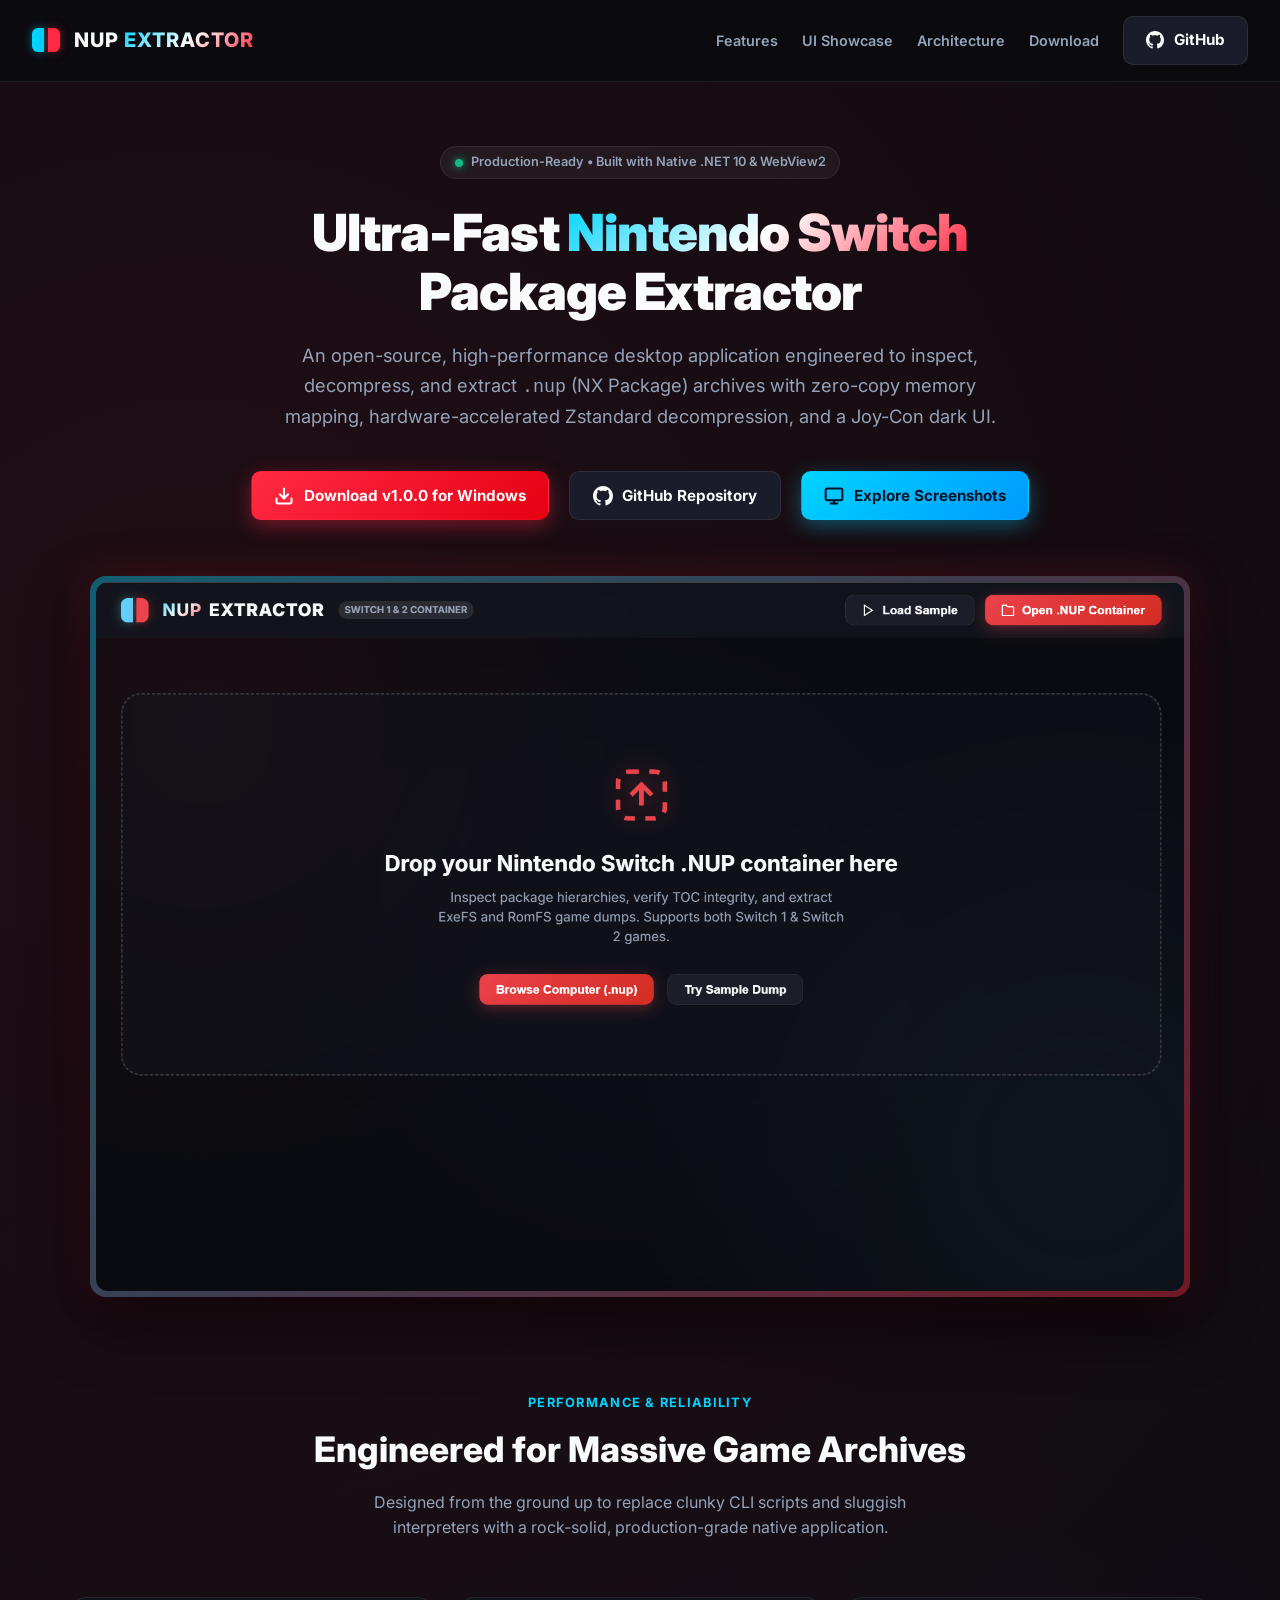
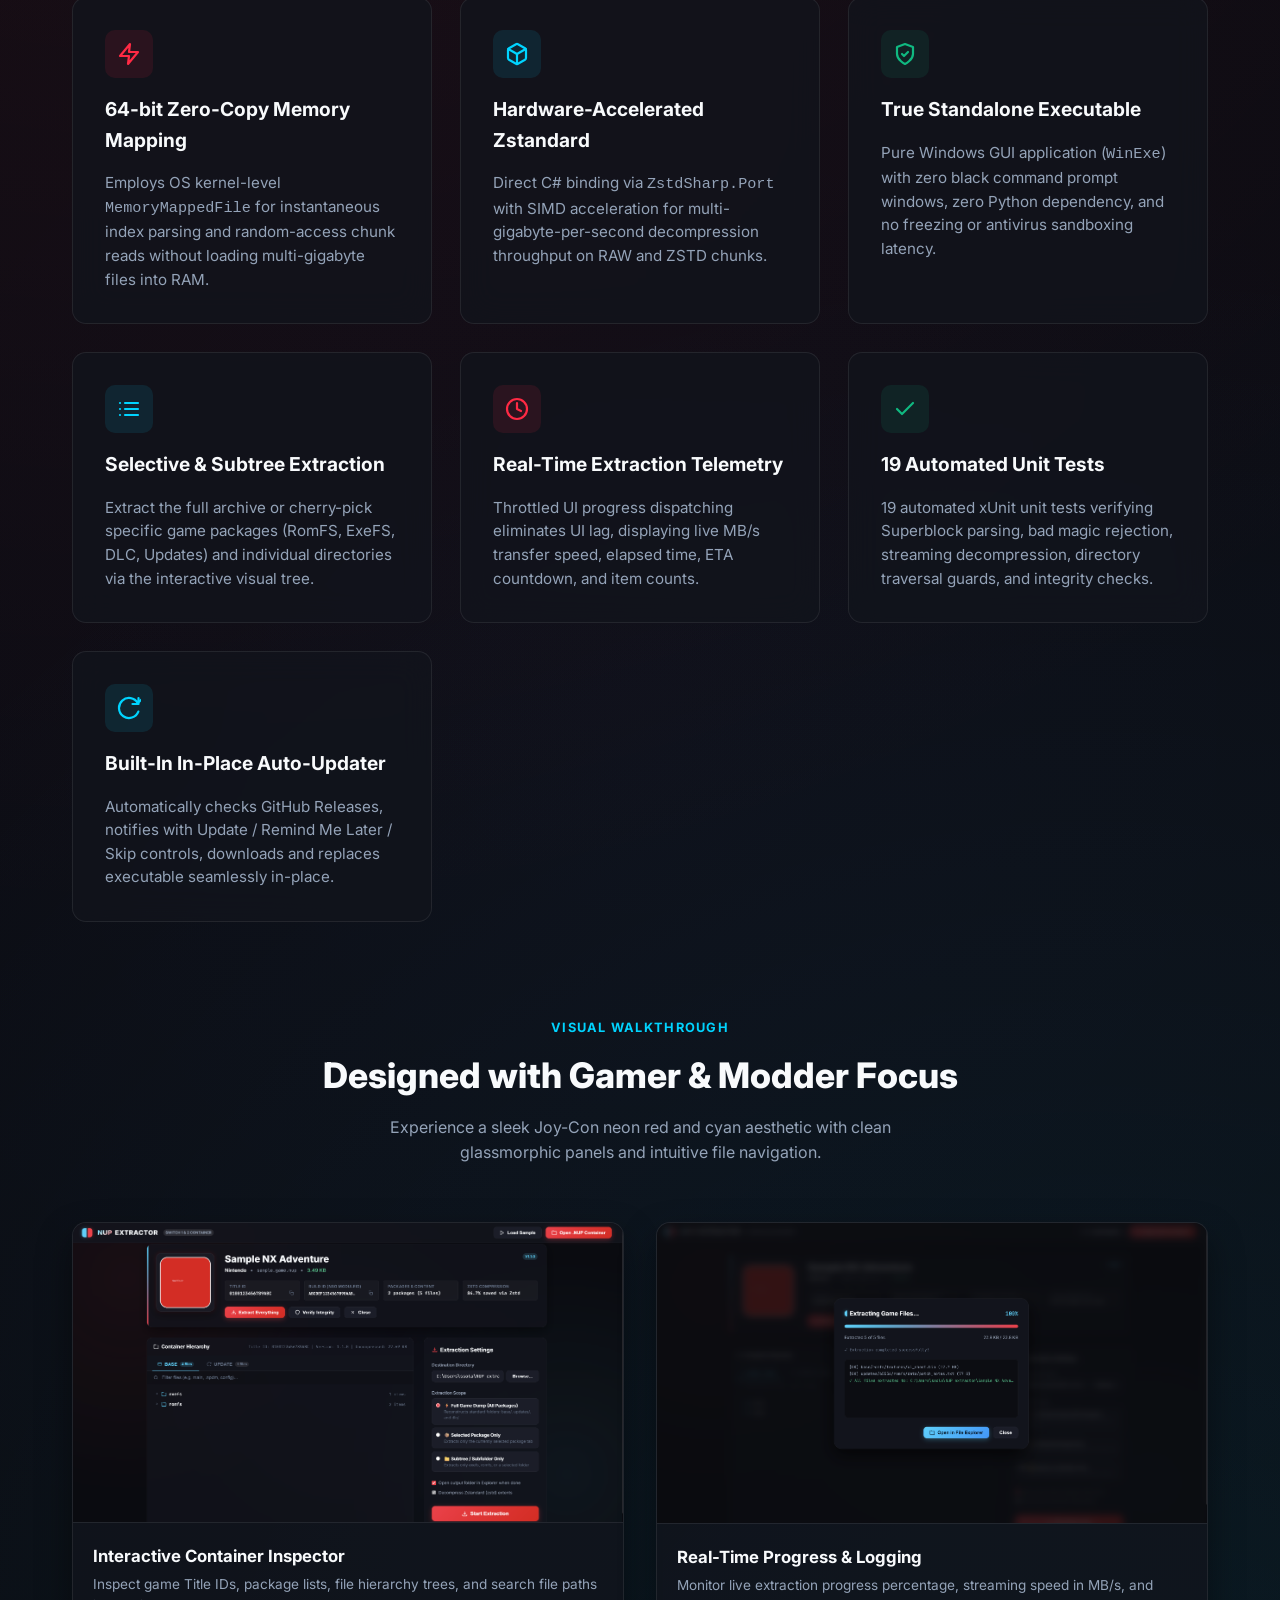
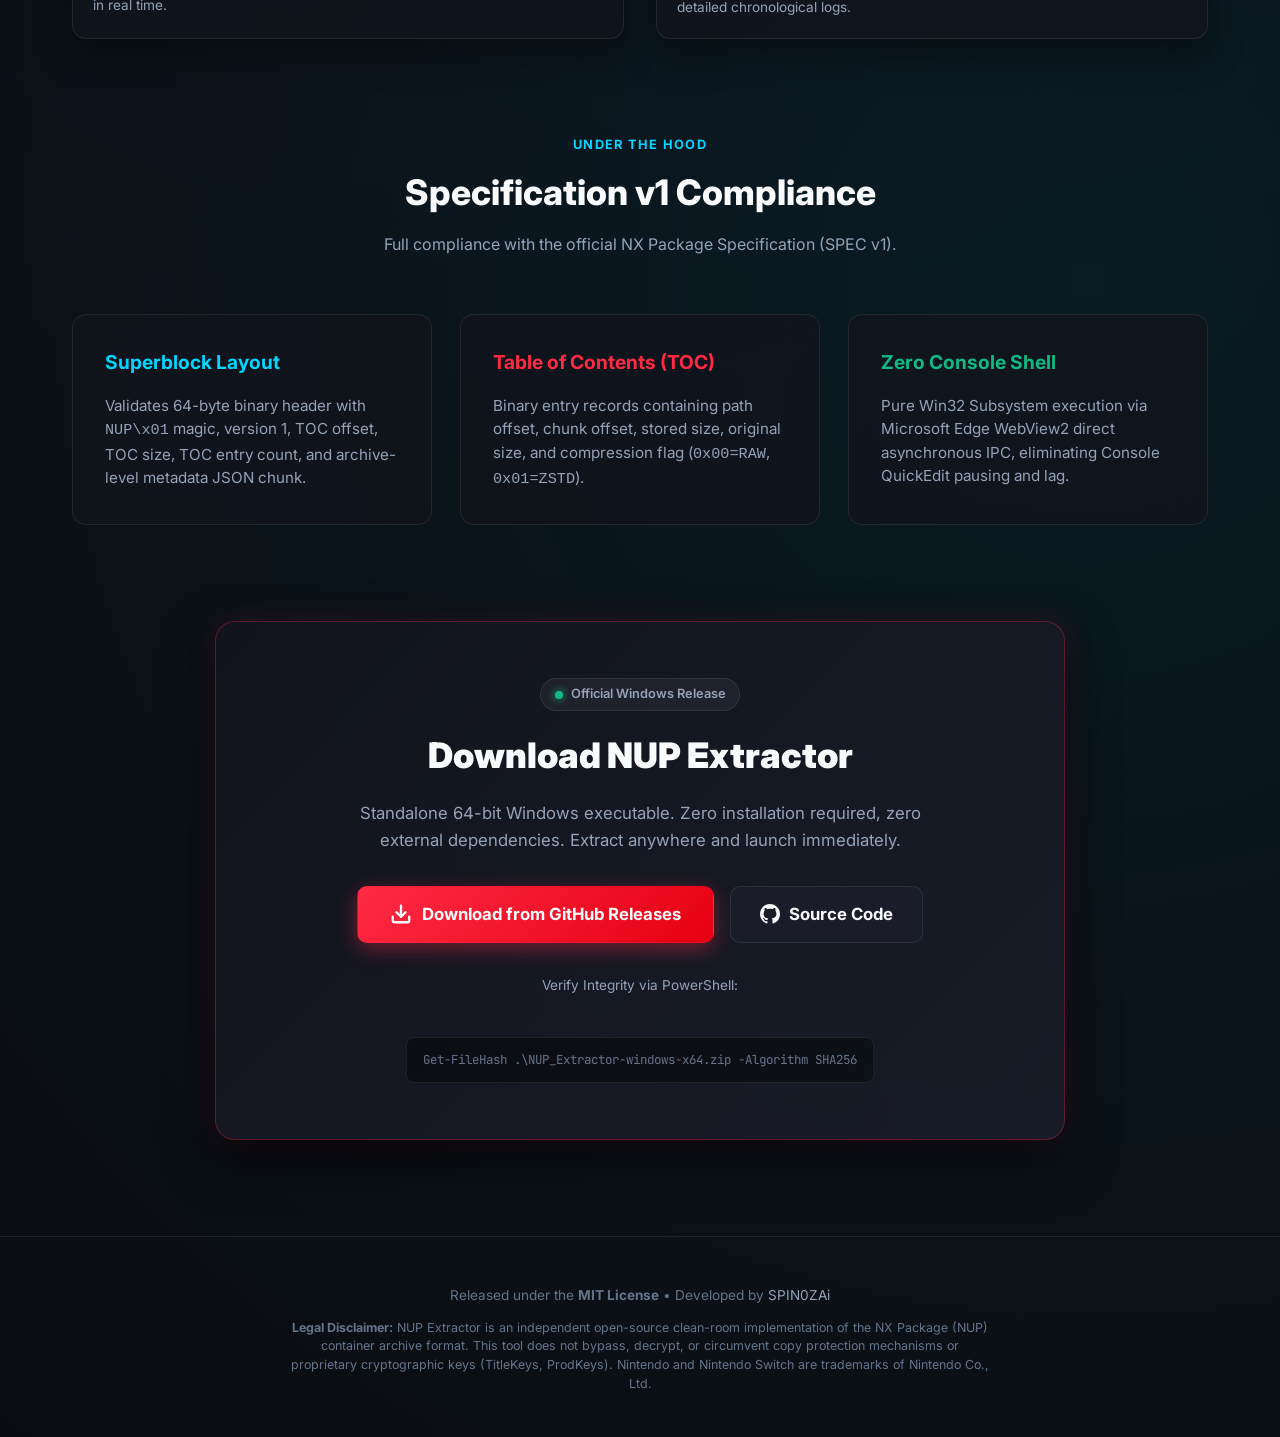
<file: website/index.html>
<!DOCTYPE html>
<html lang="en">
<head>
    <meta charset="UTF-8">
    <meta name="viewport" content="width=device-width, initial-scale=1.0">
    <title>NUP Extractor | High-Performance NX Package Tool for Windows</title>
    <meta name="description" content="Ultra-fast, native Windows GUI extractor for Nintendo Switch .nup container archives. Zero-copy memory mapping, hardware-accelerated Zstandard decompression, and modern Joy-Con dark UI.">
    
    <!-- Open Graph / Meta -->
    <meta property="og:title" content="NUP Extractor - High-Performance Nintendo Switch Archive Tool">
    <meta property="og:description" content="Native Windows desktop app to inspect, decompress, and extract .nup archives with SIMD Zstd and zero-copy memory mapping.">
    <meta property="og:image" content="pictures/main-UI.png">
    <meta property="og:type" content="website">

    <!-- Favicon -->
    <link rel="icon" type="image/x-icon" href="app_icon.ico">
    
    <!-- Google Fonts -->
    <link rel="preconnect" href="https://fonts.googleapis.com">
    <link rel="preconnect" href="https://fonts.gstatic.com" crossorigin>
    <link href="https://fonts.googleapis.com/css2?family=Inter:wght@400;500;600;700;800;900&family=JetBrains+Mono:wght@400;600&display=swap" rel="stylesheet">
    
    <link rel="stylesheet" href="styles.css">
</head>
<body>

    <!-- Sticky Navigation -->
    <nav class="navbar">
        <a href="#" class="brand">
            <div class="joycon-logo">
                <div class="joycon-left"></div>
                <div class="joycon-right"></div>
            </div>
            <span class="brand-title">NUP <span>EXTRACTOR</span></span>
        </a>

        <ul class="nav-links">
            <li><a href="#features" class="nav-link">Features</a></li>
            <li><a href="#showcase" class="nav-link">UI Showcase</a></li>
            <li><a href="#architecture" class="nav-link">Architecture</a></li>
            <li><a href="#download" class="nav-link">Download</a></li>
            <li>
                <a href="https://github.com/SPIN0ZAi/nup-extractor" target="_blank" rel="noopener noreferrer" class="btn btn-secondary">
                    <svg width="18" height="18" viewBox="0 0 24 24" fill="currentColor">
                        <path d="M12 0C5.37 0 0 5.37 0 12c0 5.31 3.435 9.795 8.205 11.385.6.105.825-.255.825-.57 0-.285-.015-1.23-.015-2.235-3.015.555-3.795-.735-4.035-1.41-.135-.345-.72-1.41-1.23-1.695-.42-.225-1.02-.78-.015-.795.945-.015 1.62.87 1.845 1.23 1.08 1.815 2.805 1.305 3.495.99.105-.78.42-1.305.765-1.605-2.67-.3-5.46-1.335-5.46-5.925 0-1.305.465-2.385 1.23-3.225-.12-.3-.54-1.53.12-3.18 0 0 1.005-.315 3.3 1.23.96-.27 1.98-.405 3-.405s2.04.135 3 .405c2.295-1.56 3.3-1.23 3.3-1.23.66 1.65.24 2.88.12 3.18.765.84 1.23 1.905 1.23 3.225 0 4.605-2.805 5.625-5.475 5.925.435.375.81 1.095.81 2.22 0 1.605-.015 2.895-.015 3.3 0 .315.225.69.825.57A12.02 12.02 0 0024 12c0-6.63-5.37-12-12-12z"/>
                    </svg>
                    GitHub
                </a>
            </li>
        </ul>
    </nav>

    <!-- Hero Section -->
    <header class="hero">
        <div class="badge-pill">
            <span class="badge-dot"></span> Production-Ready &bull; Built with Native .NET 10 &amp; WebView2
        </div>
        <h1>
            Ultra-Fast <span class="gradient-text">Nintendo Switch</span><br>
            Package Extractor
        </h1>
        <p>
            An open-source, high-performance desktop application engineered to inspect, decompress, and extract <code>.nup</code> (NX Package) archives with zero-copy memory mapping, hardware-accelerated Zstandard decompression, and a Joy-Con dark UI.
        </p>

        <div class="hero-cta">
            <a href="#download" class="btn btn-primary">
                <svg width="20" height="20" viewBox="0 0 24 24" fill="none" stroke="currentColor" stroke-width="2.5" stroke-linecap="round" stroke-linejoin="round">
                    <path d="M21 15v4a2 2 0 0 1-2 2H5a2 2 0 0 1-2-2v-4"></path>
                    <polyline points="7 10 12 15 17 10"></polyline>
                    <line x1="12" y1="15" x2="12" y2="3"></line>
                </svg>
                Download v1.0.0 for Windows
            </a>
            <a href="https://github.com/SPIN0ZAi/nup-extractor" target="_blank" rel="noopener noreferrer" class="btn btn-secondary">
                <svg width="20" height="20" viewBox="0 0 24 24" fill="currentColor">
                    <path d="M12 0C5.37 0 0 5.37 0 12c0 5.31 3.435 9.795 8.205 11.385.6.105.825-.255.825-.57 0-.285-.015-1.23-.015-2.235-3.015.555-3.795-.735-4.035-1.41-.135-.345-.72-1.41-1.23-1.695-.42-.225-1.02-.78-.015-.795.945-.015 1.62.87 1.845 1.23 1.08 1.815 2.805 1.305 3.495.99.105-.78.42-1.305.765-1.605-2.67-.3-5.46-1.335-5.46-5.925 0-1.305.465-2.385 1.23-3.225-.12-.3-.54-1.53.12-3.18 0 0 1.005-.315 3.3 1.23.96-.27 1.98-.405 3-.405s2.04.135 3 .405c2.295-1.56 3.3-1.23 3.3-1.23.66 1.65.24 2.88.12 3.18.765.84 1.23 1.905 1.23 3.225 0 4.605-2.805 5.625-5.475 5.925.435.375.81 1.095.81 2.22 0 1.605-.015 2.895-.015 3.3 0 .315.225.69.825.57A12.02 12.02 0 0024 12c0-6.63-5.37-12-12-12z"/>
                </svg>
                GitHub Repository
            </a>
            <a href="#showcase" class="btn btn-cyan">
                <svg width="20" height="20" viewBox="0 0 24 24" fill="none" stroke="currentColor" stroke-width="2.5" stroke-linecap="round" stroke-linejoin="round">
                    <rect x="2" y="3" width="20" height="14" rx="2" ry="2"></rect>
                    <line x1="8" y1="21" x2="16" y2="21"></line>
                    <line x1="12" y1="17" x2="12" y2="21"></line>
                </svg>
                Explore Screenshots
            </a>
        </div>

        <div class="hero-image-wrapper">
            <img src="pictures/main-UI.png" alt="NUP Extractor Interface" class="hero-image">
        </div>
    </header>

    <!-- Key Features Section -->
    <section class="section" id="features">
        <div class="section-header">
            <div class="section-tag">Performance &amp; Reliability</div>
            <h2 class="section-title">Engineered for Massive Game Archives</h2>
            <p class="section-desc">Designed from the ground up to replace clunky CLI scripts and sluggish interpreters with a rock-solid, production-grade native application.</p>
        </div>

        <div class="features-grid">
            <div class="feature-card">
                <div class="feature-icon-box">
                    <svg width="24" height="24" viewBox="0 0 24 24" fill="none" stroke="currentColor" stroke-width="2.2" stroke-linecap="round" stroke-linejoin="round">
                        <polygon points="13 2 3 14 12 14 11 22 21 10 12 10 13 2"></polygon>
                    </svg>
                </div>
                <h3 class="feature-title">64-bit Zero-Copy Memory Mapping</h3>
                <p class="feature-text">
                    Employs OS kernel-level <code>MemoryMappedFile</code> for instantaneous index parsing and random-access chunk reads without loading multi-gigabyte files into RAM.
                </p>
            </div>

            <div class="feature-card">
                <div class="feature-icon-box cyan">
                    <svg width="24" height="24" viewBox="0 0 24 24" fill="none" stroke="currentColor" stroke-width="2.2" stroke-linecap="round" stroke-linejoin="round">
                        <path d="M21 16V8a2 2 0 0 0-1-1.73l-7-4a2 2 0 0 0-2 0l-7 4A2 2 0 0 0 3 8v8a2 2 0 0 0 1 1.73l7 4a2 2 0 0 0 2 0l7-4A2 2 0 0 0 21 16z"></path>
                        <polyline points="3.27 6.96 12 12.01 20.73 6.96"></polyline>
                        <line x1="12" y1="22.08" x2="12" y2="12"></line>
                    </svg>
                </div>
                <h3 class="feature-title">Hardware-Accelerated Zstandard</h3>
                <p class="feature-text">
                    Direct C# binding via <code>ZstdSharp.Port</code> with SIMD acceleration for multi-gigabyte-per-second decompression throughput on RAW and ZSTD chunks.
                </p>
            </div>

            <div class="feature-card">
                <div class="feature-icon-box green">
                    <svg width="24" height="24" viewBox="0 0 24 24" fill="none" stroke="currentColor" stroke-width="2.2" stroke-linecap="round" stroke-linejoin="round">
                        <path d="M12 22s8-4 8-10V5l-8-3-8 3v7c0 6 8 10 8 10z"></path>
                        <polyline points="9 12 11 14 15 10"></polyline>
                    </svg>
                </div>
                <h3 class="feature-title">True Standalone Executable</h3>
                <p class="feature-text">
                    Pure Windows GUI application (<code>WinExe</code>) with zero black command prompt windows, zero Python dependency, and no freezing or antivirus sandboxing latency.
                </p>
            </div>

            <div class="feature-card">
                <div class="feature-icon-box cyan">
                    <svg width="24" height="24" viewBox="0 0 24 24" fill="none" stroke="currentColor" stroke-width="2.2" stroke-linecap="round" stroke-linejoin="round">
                        <line x1="8" y1="6" x2="21" y2="6"></line>
                        <line x1="8" y1="12" x2="21" y2="12"></line>
                        <line x1="8" y1="18" x2="21" y2="18"></line>
                        <line x1="3" y1="6" x2="3.01" y2="6"></line>
                        <line x1="3" y1="12" x2="3.01" y2="12"></line>
                        <line x1="3" y1="18" x2="3.01" y2="18"></line>
                    </svg>
                </div>
                <h3 class="feature-title">Selective &amp; Subtree Extraction</h3>
                <p class="feature-text">
                    Extract the full archive or cherry-pick specific game packages (RomFS, ExeFS, DLC, Updates) and individual directories via the interactive visual tree.
                </p>
            </div>

            <div class="feature-card">
                <div class="feature-icon-box">
                    <svg width="24" height="24" viewBox="0 0 24 24" fill="none" stroke="currentColor" stroke-width="2.2" stroke-linecap="round" stroke-linejoin="round">
                        <circle cx="12" cy="12" r="10"></circle>
                        <polyline points="12 6 12 12 16 14"></polyline>
                    </svg>
                </div>
                <h3 class="feature-title">Real-Time Extraction Telemetry</h3>
                <p class="feature-text">
                    Throttled UI progress dispatching eliminates UI lag, displaying live MB/s transfer speed, elapsed time, ETA countdown, and item counts.
                </p>
            </div>

            <div class="feature-card">
                <div class="feature-icon-box green">
                    <svg width="24" height="24" viewBox="0 0 24 24" fill="none" stroke="currentColor" stroke-width="2.2" stroke-linecap="round" stroke-linejoin="round">
                        <polyline points="20 6 9 17 4 12"></polyline>
                    </svg>
                </div>
                <h3 class="feature-title">19 Automated Unit Tests</h3>
                <p class="feature-text">
                    19 automated xUnit unit tests verifying Superblock parsing, bad magic rejection, streaming decompression, directory traversal guards, and integrity checks.
                </p>
            </div>

            <div class="feature-card">
                <div class="feature-icon-box cyan">
                    <svg width="24" height="24" viewBox="0 0 24 24" fill="none" stroke="currentColor" stroke-width="2.2" stroke-linecap="round" stroke-linejoin="round">
                        <path d="M21.5 2v6h-6M21.34 15.57a10 10 0 1 1-.57-8.38l5.67-5.67"/>
                    </svg>
                </div>
                <h3 class="feature-title">Built-In In-Place Auto-Updater</h3>
                <p class="feature-text">
                    Automatically checks GitHub Releases, notifies with Update / Remind Me Later / Skip controls, downloads and replaces executable seamlessly in-place.
                </p>
            </div>
        </div>
    </section>

    <!-- UI Showcase Section -->
    <section class="section" id="showcase">
        <div class="section-header">
            <div class="section-tag">Visual Walkthrough</div>
            <h2 class="section-title">Designed with Gamer &amp; Modder Focus</h2>
            <p class="section-desc">Experience a sleek Joy-Con neon red and cyan aesthetic with clean glassmorphic panels and intuitive file navigation.</p>
        </div>

        <div class="gallery-grid">
            <div class="gallery-card">
                <img src="pictures/extractor-main-UI.png" alt="Container Inspection and Table of Contents">
                <div class="gallery-info">
                    <div class="gallery-title">Interactive Container Inspector</div>
                    <div class="gallery-desc">Inspect game Title IDs, package lists, file hierarchy trees, and search file paths in real time.</div>
                </div>
            </div>

            <div class="gallery-card">
                <img src="pictures/extractor-progress-UI.png" alt="Extraction Progress Modal">
                <div class="gallery-info">
                    <div class="gallery-title">Real-Time Progress &amp; Logging</div>
                    <div class="gallery-desc">Monitor live extraction progress percentage, streaming speed in MB/s, and detailed chronological logs.</div>
                </div>
            </div>
        </div>
    </section>

    <!-- Architecture & Specification -->
    <section class="section" id="architecture">
        <div class="section-header">
            <div class="section-tag">Under The Hood</div>
            <h2 class="section-title">Specification v1 Compliance</h2>
            <p class="section-desc">Full compliance with the official NX Package Specification (SPEC v1).</p>
        </div>

        <div class="features-grid">
            <div class="feature-card">
                <h3 class="feature-title" style="color: var(--switch-blue);">Superblock Layout</h3>
                <p class="feature-text">
                    Validates 64-byte binary header with <code>NUP\x01</code> magic, version 1, TOC offset, TOC size, TOC entry count, and archive-level metadata JSON chunk.
                </p>
            </div>

            <div class="feature-card">
                <h3 class="feature-title" style="color: var(--switch-red);">Table of Contents (TOC)</h3>
                <p class="feature-text">
                    Binary entry records containing path offset, chunk offset, stored size, original size, and compression flag (<code>0x00=RAW</code>, <code>0x01=ZSTD</code>).
                </p>
            </div>

            <div class="feature-card">
                <h3 class="feature-title" style="color: var(--switch-green);">Zero Console Shell</h3>
                <p class="feature-text">
                    Pure Win32 Subsystem execution via Microsoft Edge WebView2 direct asynchronous IPC, eliminating Console QuickEdit pausing and lag.
                </p>
            </div>
        </div>
    </section>

    <!-- Download Section -->
    <section class="section" id="download">
        <div class="download-card">
            <div class="badge-pill" style="margin-bottom: 1rem;">
                <span class="badge-dot"></span> Official Windows Release
            </div>
            <h2 class="download-title">Download NUP Extractor</h2>
            <p class="download-desc">
                Standalone 64-bit Windows executable. Zero installation required, zero external dependencies. Extract anywhere and launch immediately.
            </p>

            <div style="display: flex; justify-content: center; gap: 1rem; flex-wrap: wrap;">
                <a href="https://github.com/SPIN0ZAi/nup-extractor/releases/latest" target="_blank" rel="noopener noreferrer" class="btn btn-primary" style="padding: 0.9rem 2rem; font-size: 1.05rem;">
                    <svg width="22" height="22" viewBox="0 0 24 24" fill="none" stroke="currentColor" stroke-width="2.5" stroke-linecap="round" stroke-linejoin="round">
                        <path d="M21 15v4a2 2 0 0 1-2 2H5a2 2 0 0 1-2-2v-4"></path>
                        <polyline points="7 10 12 15 17 10"></polyline>
                        <line x1="12" y1="15" x2="12" y2="3"></line>
                    </svg>
                    Download from GitHub Releases
                </a>

                <a href="https://github.com/SPIN0ZAi/nup-extractor" target="_blank" rel="noopener noreferrer" class="btn btn-secondary" style="padding: 0.9rem 1.8rem; font-size: 1.05rem;">
                    <svg width="20" height="20" viewBox="0 0 24 24" fill="currentColor">
                        <path d="M12 0C5.37 0 0 5.37 0 12c0 5.31 3.435 9.795 8.205 11.385.6.105.825-.255.825-.57 0-.285-.015-1.23-.015-2.235-3.015.555-3.795-.735-4.035-1.41-.135-.345-.72-1.41-1.23-1.695-.42-.225-1.02-.78-.015-.795.945-.015 1.62.87 1.845 1.23 1.08 1.815 2.805 1.305 3.495.99.105-.78.42-1.305.765-1.605-2.67-.3-5.46-1.335-5.46-5.925 0-1.305.465-2.385 1.23-3.225-.12-.3-.54-1.53.12-3.18 0 0 1.005-.315 3.3 1.23.96-.27 1.98-.405 3-.405s2.04.135 3 .405c2.295-1.56 3.3-1.23 3.3-1.23.66 1.65.24 2.88.12 3.18.765.84 1.23 1.905 1.23 3.225 0 4.605-2.805 5.625-5.475 5.925.435.375.81 1.095.81 2.22 0 1.605-.015 2.895-.015 3.3 0 .315.225.69.825.57A12.02 12.02 0 0024 12c0-6.63-5.37-12-12-12z"/>
                    </svg>
                    Source Code
                </a>
            </div>

            <div style="margin-top: 2rem;">
                <div style="font-size: 0.85rem; color: var(--text-secondary); margin-bottom: 0.5rem;">Verify Integrity via PowerShell:</div>
                <div class="checksum-box">
                    Get-FileHash .\NUP_Extractor-windows-x64.zip -Algorithm SHA256
                </div>
            </div>
        </div>
    </section>

    <!-- Footer & Disclaimer -->
    <footer class="footer">
        <p style="margin-bottom: 0.75rem;">
            Released under the <strong>MIT License</strong> &bull; Developed by <a href="https://github.com/SPIN0ZAi" target="_blank" rel="noopener noreferrer">SPIN0ZAi</a>
        </p>
        <p style="font-size: 0.78rem; max-width: 700px; margin: 0 auto; line-height: 1.5; color: var(--text-muted);">
            <strong>Legal Disclaimer:</strong> NUP Extractor is an independent open-source clean-room implementation of the NX Package (NUP) container archive format. This tool does not bypass, decrypt, or circumvent copy protection mechanisms or proprietary cryptographic keys (TitleKeys, ProdKeys). Nintendo and Nintendo Switch are trademarks of Nintendo Co., Ltd.
        </p>
    </footer>

</body>
</html>
</file>
<file: website/styles.css>
:root {
    --bg-base: #0a0b10;
    --bg-surface: #12141d;
    --bg-surface-elevated: #1a1d29;
    --bg-card: rgba(18, 20, 29, 0.75);
    --border-subtle: rgba(255, 255, 255, 0.08);
    --border-glow-red: rgba(255, 42, 68, 0.35);
    --border-glow-blue: rgba(0, 212, 255, 0.35);
    
    --switch-red: #ff2a44;
    --switch-red-glow: rgba(255, 42, 68, 0.45);
    --switch-blue: #00d4ff;
    --switch-blue-glow: rgba(0, 212, 255, 0.45);
    --switch-green: #10b981;
    --switch-purple: #8b5cf6;
    
    --text-primary: #f8fafc;
    --text-secondary: #94a3b8;
    --text-muted: #64748b;
    
    --font-sans: 'Inter', -apple-system, BlinkMacSystemFont, "Segoe UI", Roboto, sans-serif;
    --font-mono: 'JetBrains Mono', Consolas, monospace;
}

* {
    box-sizing: border-box;
    margin: 0;
    padding: 0;
}

html {
    scroll-behavior: smooth;
}

body {
    background-color: var(--bg-base);
    background-image: 
        radial-gradient(circle at 15% 15%, rgba(255, 42, 68, 0.09) 0%, transparent 45%),
        radial-gradient(circle at 85% 75%, rgba(0, 212, 255, 0.08) 0%, transparent 45%),
        radial-gradient(circle at 50% 50%, rgba(139, 92, 246, 0.03) 0%, transparent 60%);
    color: var(--text-primary);
    font-family: var(--font-sans);
    line-height: 1.6;
    overflow-x: hidden;
}

/* Navigation */
.navbar {
    position: sticky;
    top: 0;
    z-index: 100;
    background: rgba(10, 11, 16, 0.85);
    backdrop-filter: blur(16px);
    border-bottom: 1px solid var(--border-subtle);
    padding: 1rem 2rem;
    display: flex;
    align-items: center;
    justify-content: space-between;
}

.brand {
    display: flex;
    align-items: center;
    gap: 0.85rem;
    text-decoration: none;
    color: var(--text-primary);
}

.joycon-logo {
    display: flex;
    align-items: center;
    gap: 4px;
}

.joycon-left {
    width: 12px;
    height: 24px;
    background: var(--switch-blue);
    border-top-left-radius: 6px;
    border-bottom-left-radius: 6px;
    box-shadow: 0 0 10px var(--switch-blue-glow);
}

.joycon-right {
    width: 12px;
    height: 24px;
    background: var(--switch-red);
    border-top-right-radius: 6px;
    border-bottom-right-radius: 6px;
    box-shadow: 0 0 10px var(--switch-red-glow);
}

.brand-title {
    font-size: 1.25rem;
    font-weight: 800;
    letter-spacing: 0.05em;
}

.brand-title span {
    background: linear-gradient(135deg, var(--switch-blue), #fff, var(--switch-red));
    -webkit-background-clip: text;
    -webkit-text-fill-color: transparent;
}

.nav-links {
    display: flex;
    align-items: center;
    gap: 1.5rem;
    list-style: none;
}

.nav-link {
    color: var(--text-secondary);
    text-decoration: none;
    font-size: 0.9rem;
    font-weight: 600;
    transition: color 0.2s;
}

.nav-link:hover {
    color: var(--text-primary);
}

/* Buttons */
.btn {
    display: inline-flex;
    align-items: center;
    gap: 0.6rem;
    padding: 0.7rem 1.4rem;
    border-radius: 10px;
    font-size: 0.95rem;
    font-weight: 700;
    cursor: pointer;
    text-decoration: none;
    transition: all 0.2s cubic-bezier(0.16, 1, 0.3, 1);
    border: 1px solid transparent;
}

.btn-primary {
    background: linear-gradient(135deg, #ff2a44, #e60012);
    color: white;
    box-shadow: 0 6px 20px rgba(255, 42, 68, 0.4);
}

.btn-primary:hover {
    transform: translateY(-2px);
    box-shadow: 0 8px 25px rgba(255, 42, 68, 0.6);
}

.btn-secondary {
    background: var(--bg-surface-elevated);
    color: var(--text-primary);
    border-color: var(--border-subtle);
}

.btn-secondary:hover {
    background: #252a3b;
    border-color: rgba(255, 255, 255, 0.2);
    transform: translateY(-2px);
}

.btn-cyan {
    background: linear-gradient(135deg, #00d4ff, #0099ff);
    color: #051424;
    box-shadow: 0 6px 20px rgba(0, 212, 255, 0.35);
}

.btn-cyan:hover {
    transform: translateY(-2px);
    box-shadow: 0 8px 25px rgba(0, 212, 255, 0.55);
}

/* Hero Section */
.hero {
    max-width: 1200px;
    margin: 4rem auto 3rem;
    padding: 0 2rem;
    text-align: center;
}

.badge-pill {
    display: inline-flex;
    align-items: center;
    gap: 0.5rem;
    padding: 0.35rem 0.85rem;
    background: rgba(255, 255, 255, 0.05);
    border: 1px solid var(--border-subtle);
    border-radius: 50px;
    font-size: 0.8rem;
    font-weight: 600;
    color: var(--text-secondary);
    margin-bottom: 1.5rem;
}

.badge-dot {
    width: 8px;
    height: 8px;
    border-radius: 50%;
    background: var(--switch-green);
    box-shadow: 0 0 8px var(--switch-green);
}

.hero h1 {
    font-size: 3.2rem;
    font-weight: 900;
    line-height: 1.15;
    margin-bottom: 1.25rem;
    letter-spacing: -0.02em;
}

.hero h1 .gradient-text {
    background: linear-gradient(135deg, #00d4ff, #ffffff 50%, #ff2a44);
    -webkit-background-clip: text;
    -webkit-text-fill-color: transparent;
}

.hero p {
    font-size: 1.15rem;
    color: var(--text-secondary);
    max-width: 720px;
    margin: 0 auto 2.5rem;
}

.hero-cta {
    display: flex;
    justify-content: center;
    gap: 1.25rem;
    margin-bottom: 3.5rem;
    flex-wrap: wrap;
}

/* Hero Showcase Image */
.hero-image-wrapper {
    position: relative;
    max-width: 1100px;
    margin: 0 auto;
    border-radius: 16px;
    padding: 6px;
    background: linear-gradient(135deg, rgba(0, 212, 255, 0.4), rgba(255, 42, 68, 0.4));
    box-shadow: 0 25px 60px rgba(0, 0, 0, 0.7), 0 0 40px rgba(255, 42, 68, 0.2);
}

.hero-image {
    width: 100%;
    height: auto;
    border-radius: 12px;
    display: block;
    background: var(--bg-surface);
}

/* Feature Grid */
.section {
    max-width: 1200px;
    margin: 6rem auto;
    padding: 0 2rem;
}

.section-header {
    text-align: center;
    margin-bottom: 3.5rem;
}

.section-tag {
    font-size: 0.8rem;
    font-weight: 700;
    color: var(--switch-blue);
    text-transform: uppercase;
    letter-spacing: 0.1em;
    margin-bottom: 0.5rem;
}

.section-title {
    font-size: 2.2rem;
    font-weight: 800;
    margin-bottom: 0.75rem;
}

.section-desc {
    color: var(--text-secondary);
    max-width: 600px;
    margin: 0 auto;
    font-size: 1rem;
}

.features-grid {
    display: grid;
    grid-template-columns: repeat(auto-fit, minmax(320px, 1fr));
    gap: 1.75rem;
}

.feature-card {
    background: var(--bg-card);
    backdrop-filter: blur(16px);
    border: 1px solid var(--border-subtle);
    border-radius: 14px;
    padding: 2rem;
    transition: all 0.3s ease;
    display: flex;
    flex-direction: column;
    gap: 1rem;
}

.feature-card:hover {
    border-color: rgba(255, 42, 68, 0.3);
    transform: translateY(-4px);
    box-shadow: 0 15px 35px rgba(0, 0, 0, 0.4), 0 0 20px rgba(255, 42, 68, 0.15);
}

.feature-icon-box {
    width: 48px;
    height: 48px;
    border-radius: 10px;
    background: rgba(255, 42, 68, 0.1);
    color: var(--switch-red);
    display: flex;
    align-items: center;
    justify-content: center;
}

.feature-icon-box.cyan {
    background: rgba(0, 212, 255, 0.1);
    color: var(--switch-blue);
}

.feature-icon-box.green {
    background: rgba(16, 185, 129, 0.1);
    color: var(--switch-green);
}

.feature-title {
    font-size: 1.2rem;
    font-weight: 700;
}

.feature-text {
    color: var(--text-secondary);
    font-size: 0.95rem;
    line-height: 1.55;
}

/* Gallery Showcase */
.gallery-grid {
    display: grid;
    grid-template-columns: 1fr 1fr;
    gap: 2rem;
    margin-top: 2rem;
}

.gallery-card {
    background: var(--bg-card);
    border: 1px solid var(--border-subtle);
    border-radius: 14px;
    overflow: hidden;
    box-shadow: 0 15px 35px rgba(0, 0, 0, 0.4);
}

.gallery-card img {
    width: 100%;
    height: auto;
    display: block;
    border-bottom: 1px solid var(--border-subtle);
}

.gallery-info {
    padding: 1.25rem;
}

.gallery-title {
    font-size: 1.05rem;
    font-weight: 700;
    margin-bottom: 0.25rem;
}

.gallery-desc {
    color: var(--text-secondary);
    font-size: 0.85rem;
}

/* Download Card */
.download-card {
    background: linear-gradient(135deg, rgba(18, 20, 29, 0.95), rgba(26, 29, 41, 0.95));
    border: 1px solid rgba(255, 42, 68, 0.3);
    box-shadow: 0 20px 50px rgba(0, 0, 0, 0.6), 0 0 30px rgba(255, 42, 68, 0.15);
    border-radius: 20px;
    padding: 3.5rem 2rem;
    text-align: center;
    max-width: 850px;
    margin: 0 auto;
}

.download-title {
    font-size: 2.2rem;
    font-weight: 900;
    margin-bottom: 1rem;
}

.download-desc {
    color: var(--text-secondary);
    font-size: 1.05rem;
    max-width: 580px;
    margin: 0 auto 2rem;
}

.checksum-box {
    margin-top: 2rem;
    background: rgba(0, 0, 0, 0.4);
    border: 1px solid var(--border-subtle);
    border-radius: 8px;
    padding: 0.75rem 1rem;
    font-family: var(--font-mono);
    font-size: 0.78rem;
    color: var(--text-muted);
    word-break: break-all;
    display: inline-block;
    max-width: 90%;
}

/* Footer */
.footer {
    border-top: 1px solid var(--border-subtle);
    padding: 3rem 2rem;
    text-align: center;
    color: var(--text-muted);
    font-size: 0.85rem;
    margin-top: 6rem;
}

.footer a {
    color: var(--text-secondary);
    text-decoration: none;
    transition: color 0.2s;
}

.footer a:hover {
    color: var(--switch-blue);
}

@media (max-width: 768px) {
    .hero h1 { font-size: 2.2rem; }
    .gallery-grid { grid-template-columns: 1fr; }
    .navbar { padding: 1rem; }
    .nav-links { display: none; }
}
</file>
